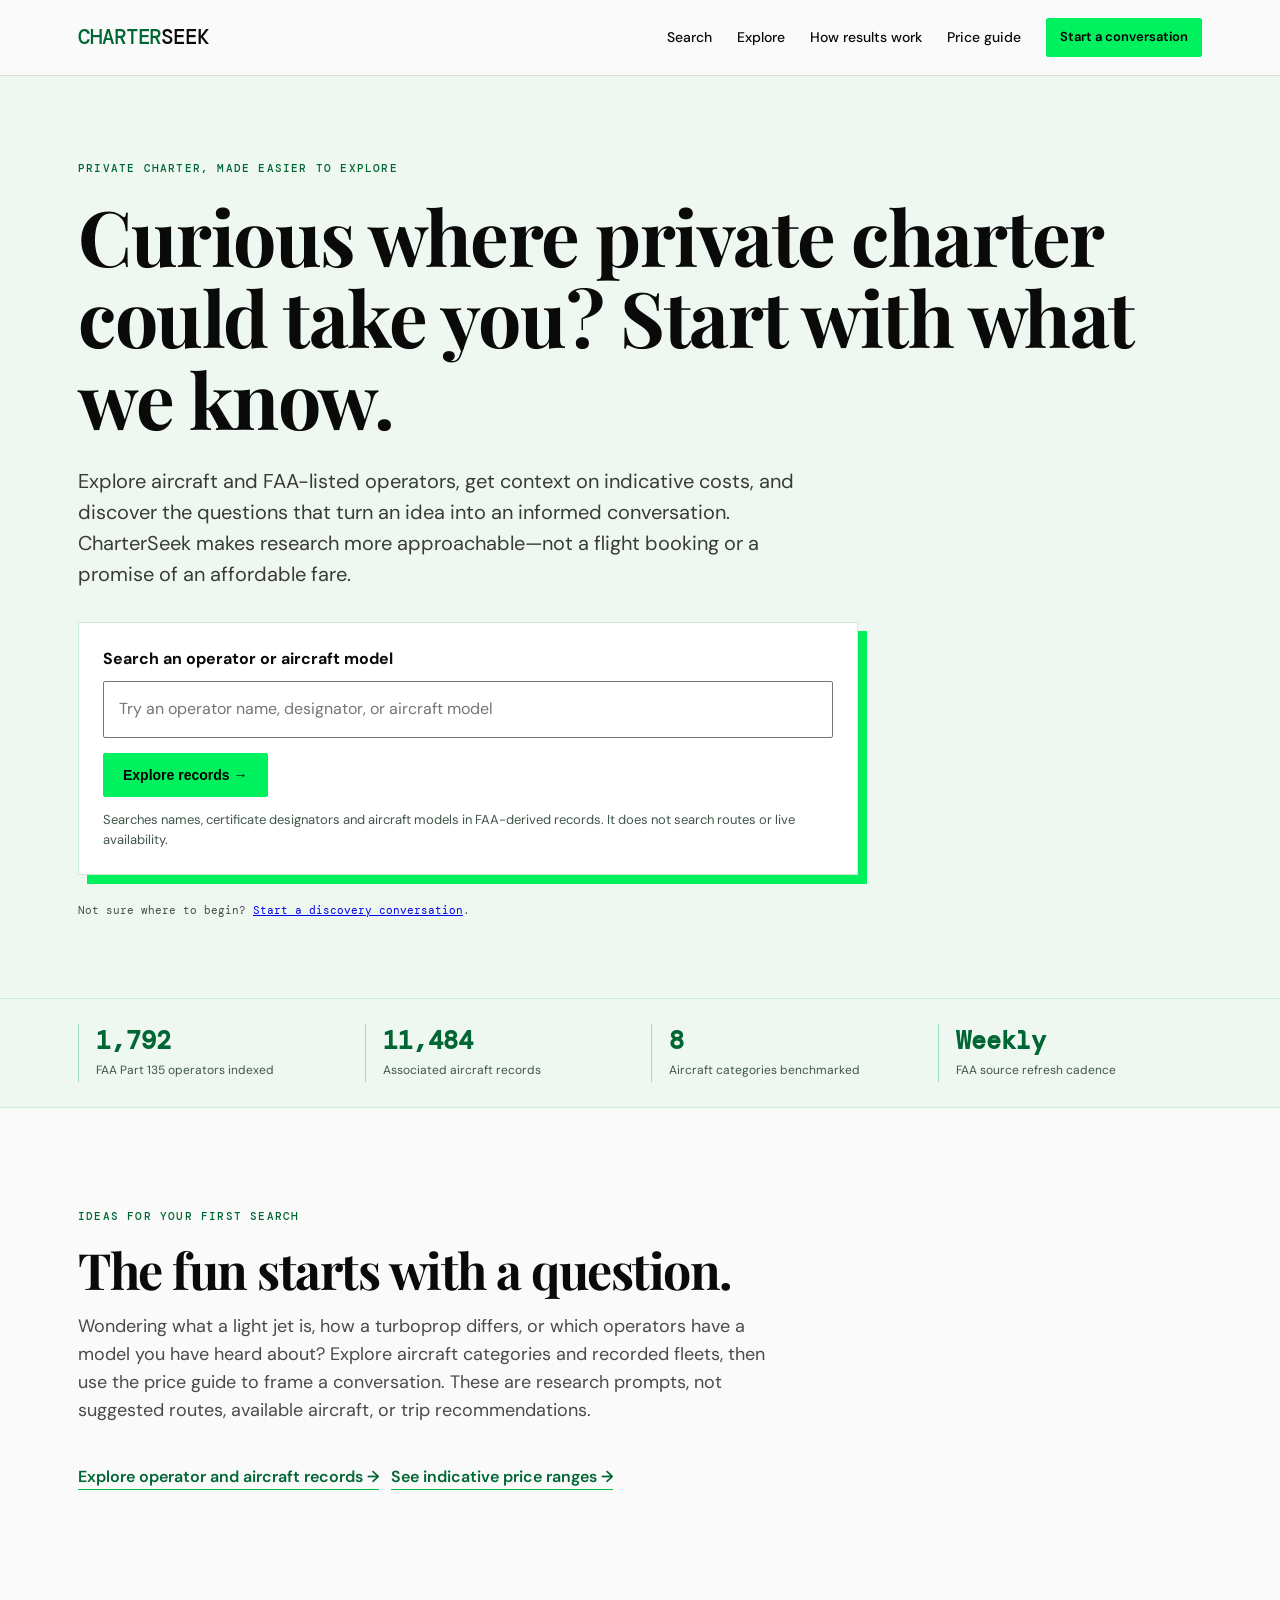
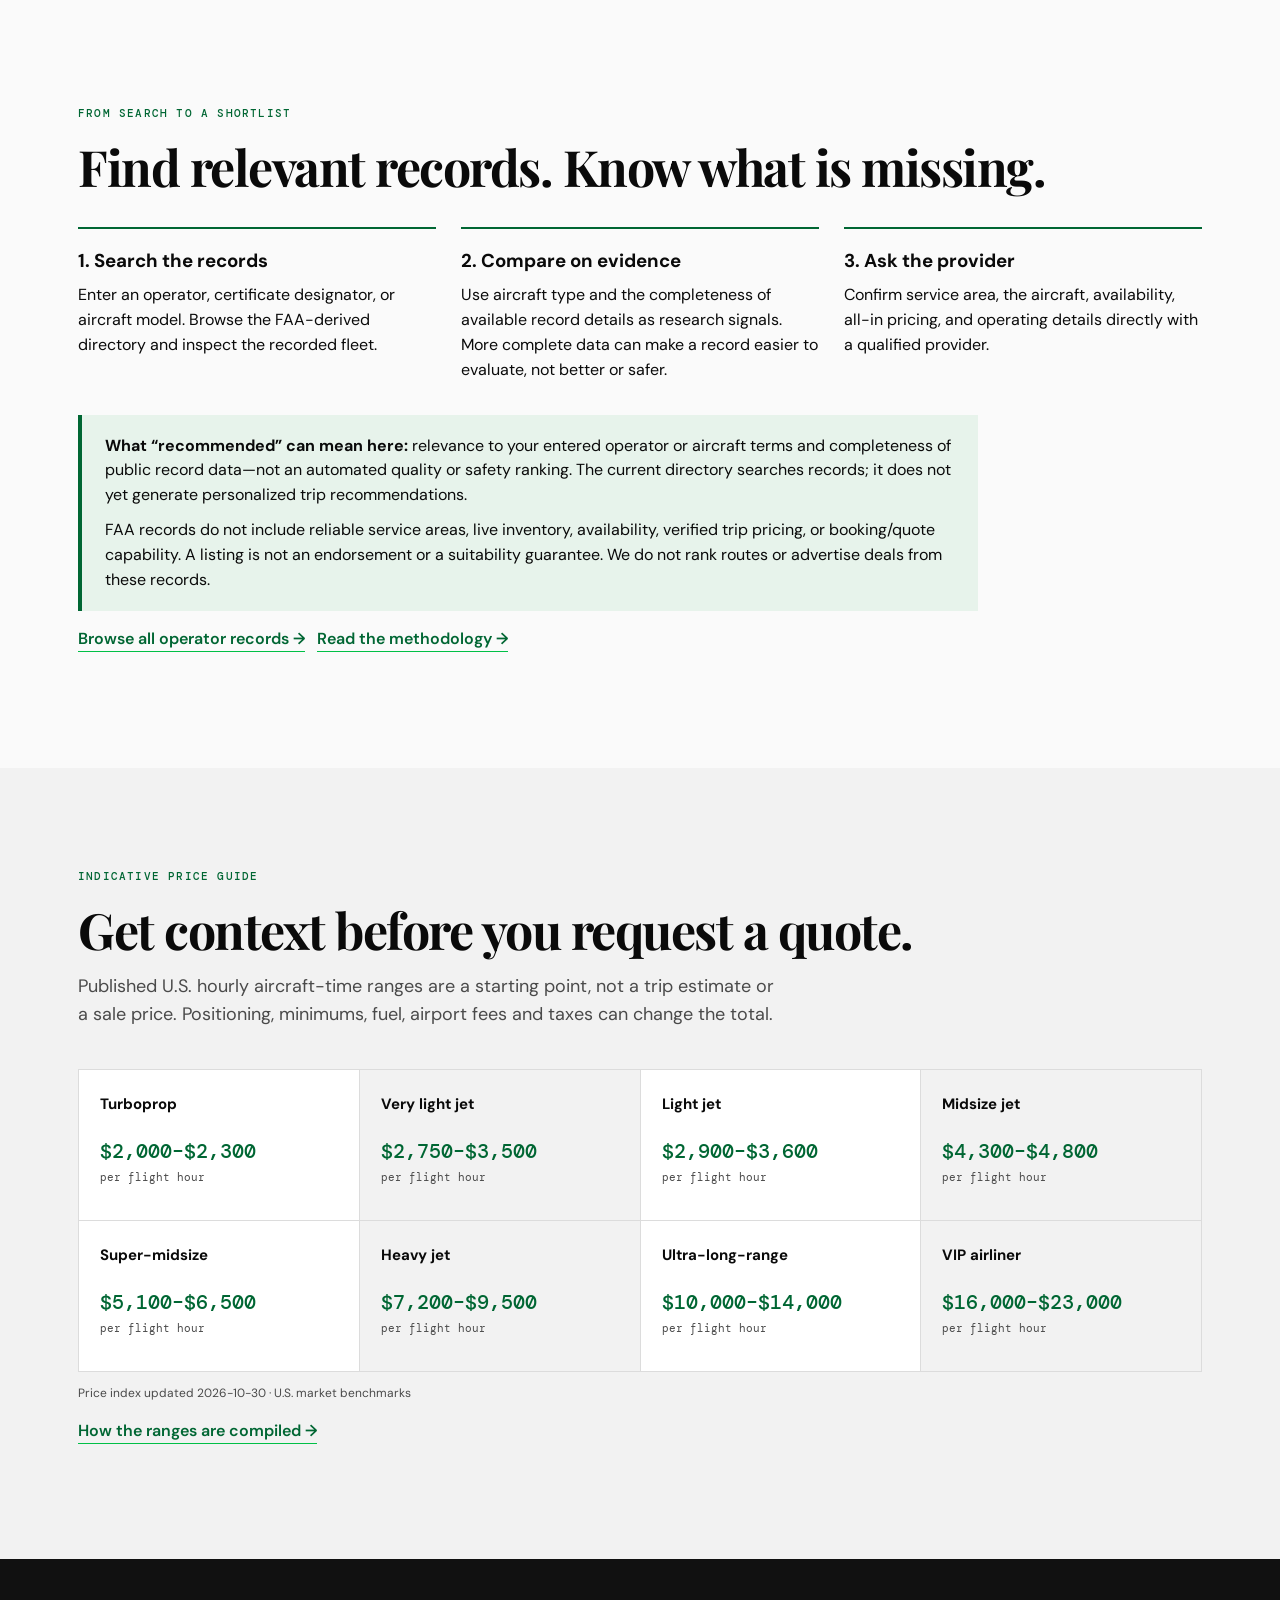
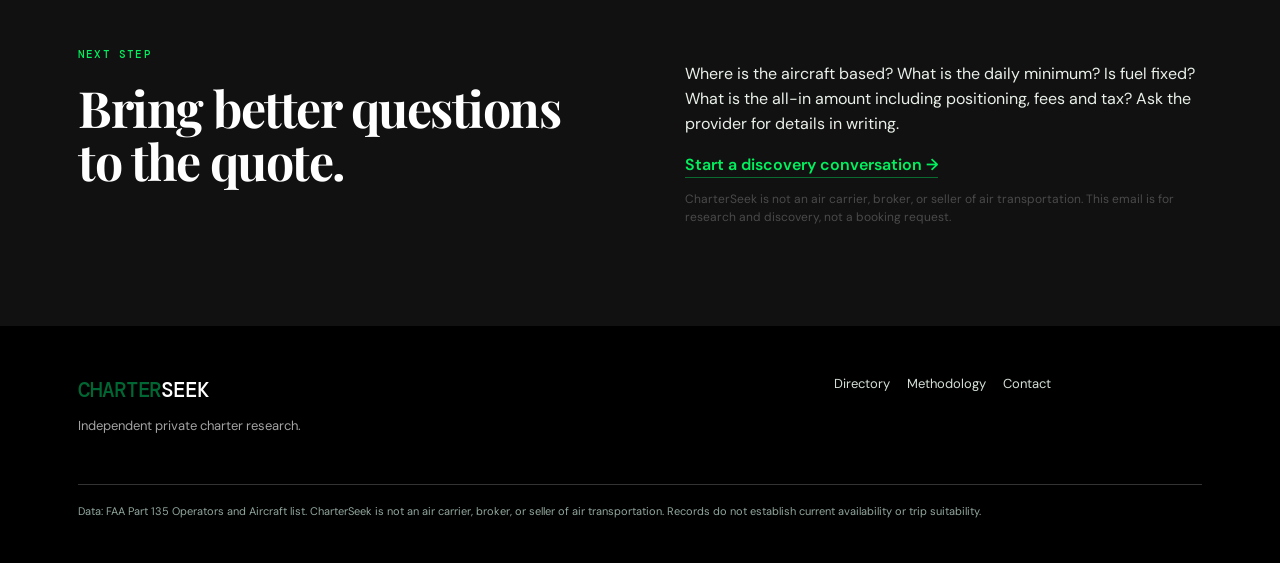
<file: index.html>
<!doctype html>
<html lang="en"><head><meta charset="utf-8"><meta name="viewport" content="width=device-width,initial-scale=1"><meta name="description" content="Explore private charter aircraft and FAA operator records, indicative pricing, and practical inspiration for a more informed search."><meta name="robots" content="index,follow"><link rel="canonical" href="https://charterseek.com/"><meta property="og:title" content="CharterSeek | Explore private charter with confidence"><meta property="og:description" content="Discover aircraft and operators, explore price context, and learn what to ask before requesting a quote."><meta property="og:type" content="website"><meta property="og:url" content="https://charterseek.com/"><meta property="og:image" content="https://charterseek.com/og-image.svg"><title>CharterSeek | Explore private charter with confidence</title><link rel="icon" type="image/svg+xml" href="/favicon.svg"><link rel="apple-touch-icon" href="/favicon.svg"><link rel="stylesheet" href="/css/styles.css"><style>.search-hero{padding:84px 0 70px;background:#eef8f1}.search-hero .lede{max-width:760px}.search-panel{max-width:780px;background:#fff;border:1px solid #cdeadb;padding:24px;margin-top:32px;box-shadow:9px 9px 0 #00f15e}.search-panel label{display:block;font-weight:700;margin-bottom:9px}.search-panel input{width:100%;padding:15px;border:1px solid #777;font:inherit;border-radius:2px}.search-panel .button{margin-top:15px;cursor:pointer}.search-panel p{font-size:13px;color:#3f5548;margin-bottom:0}.steps{display:grid;grid-template-columns:repeat(3,1fr);gap:25px;margin-top:34px}.steps article{border-top:2px solid #063;padding-top:17px}.steps h3{margin:0 0 8px}.steps p{margin:0}.notice{background:#e7f3eb;border-left:4px solid #063;padding:19px 23px;margin-top:32px;max-width:900px}.notice p{margin:0}.notice p+p{margin-top:10px}.directory-toolbar input:focus-visible,.search-panel input:focus-visible,a:focus-visible,button:focus-visible{outline:3px solid #063;outline-offset:3px}.dark-band a:focus-visible,.cta a:focus-visible,footer a:focus-visible{outline-color:#00f15e}.sr-only:focus{position:static;width:auto;height:auto;clip:auto}@media(max-width:760px){.search-hero{padding:55px 0}.steps{grid-template-columns:1fr}.search-panel{box-shadow:5px 5px 0 #00f15e}.hero-actions{flex-wrap:wrap}}@media(prefers-reduced-motion:reduce){html{scroll-behavior:auto}}</style><script type="application/ld+json">{"@context":"https://schema.org","@type":"WebSite","name":"CharterSeek","url":"https://charterseek.com/","description":"Explore FAA Part 135 operator and aircraft records and indicative charter pricing."}</script></head>
<body><a class="sr-only" href="#main">Skip to content</a><header class="site-header"><div class="wrap nav"><a class="brand" href="/"><span>CHARTER</span>SEEK</a><nav aria-label="Main navigation"><a href="#search">Search</a><a href="#explore">Explore</a><a href="#recommendations">How results work</a><a href="#pricing">Price guide</a><a class="button small" href="mailto:hello@charterseek.com?subject=CharterSeek%20discovery">Start a conversation</a></nav></div></header><main id="main"><section class="search-hero" id="search"><div class="wrap"><p class="eyebrow">PRIVATE CHARTER, MADE EASIER TO EXPLORE</p><h1>Curious where private charter could take you? Start with what we know.</h1><p class="lede">Explore aircraft and FAA-listed operators, get context on indicative costs, and discover the questions that turn an idea into an informed conversation. CharterSeek makes research more approachable—not a flight booking or a promise of an affordable fare.</p><form class="search-panel" action="/operators/" method="get" role="search"><label for="home-search">Search an operator or aircraft model</label><input id="home-search" name="q" type="search" placeholder="Try an operator name, designator, or aircraft model" autocomplete="off"><button class="button" type="submit">Explore records →</button><p>Searches names, certificate designators and aircraft models in FAA-derived records. It does not search routes or live availability.</p></form><p class="updated">Not sure where to begin? <a href="mailto:hello@charterseek.com?subject=CharterSeek%20discovery">Start a discovery conversation</a>.</p></div></section><section class="proof"><div class="wrap proof-grid"><div><strong>1,792</strong><span>FAA Part 135 operators indexed</span></div><div><strong>11,484</strong><span>Associated aircraft records</span></div><div><strong>8</strong><span>Aircraft categories benchmarked</span></div><div><strong>Weekly</strong><span>FAA source refresh cadence</span></div></div></section><section class="section wrap" id="explore"><p class="eyebrow">IDEAS FOR YOUR FIRST SEARCH</p><h2>The fun starts with a question.</h2><p class="section-intro">Wondering what a light jet is, how a turboprop differs, or which operators have a model you have heard about? Explore aircraft categories and recorded fleets, then use the price guide to frame a conversation. These are research prompts, not suggested routes, available aircraft, or trip recommendations.</p><p><a class="text-link" href="/operators/">Explore operator and aircraft records →</a> &nbsp; <a class="text-link" href="#pricing">See indicative price ranges →</a></p></section><section class="section wrap" id="recommendations"><p class="eyebrow">FROM SEARCH TO A SHORTLIST</p><h2>Find relevant records. Know what is missing.</h2><div class="steps"><article><h3>1. Search the records</h3><p>Enter an operator, certificate designator, or aircraft model. Browse the FAA-derived directory and inspect the recorded fleet.</p></article><article><h3>2. Compare on evidence</h3><p>Use aircraft type and the completeness of available record details as research signals. More complete data can make a record easier to evaluate, not better or safer.</p></article><article><h3>3. Ask the provider</h3><p>Confirm service area, the aircraft, availability, all-in pricing, and operating details directly with a qualified provider.</p></article></div><div class="notice"><p><strong>What “recommended” can mean here:</strong> relevance to your entered operator or aircraft terms and completeness of public record data—not an automated quality or safety ranking. The current directory searches records; it does not yet generate personalized trip recommendations.</p><p>FAA records do not include reliable service areas, live inventory, availability, verified trip pricing, or booking/quote capability. A listing is not an endorsement or a suitability guarantee. We do not rank routes or advertise deals from these records.</p></div><p><a class="text-link" href="/operators/">Browse all operator records →</a> &nbsp; <a class="text-link" href="/methodology.html">Read the methodology →</a></p></section><section class="section warm" id="pricing"><div class="wrap"><p class="eyebrow">INDICATIVE PRICE GUIDE</p><h2>Get context before you request a quote.</h2><p class="section-intro">Published U.S. hourly aircraft-time ranges are a starting point, not a trip estimate or a sale price. Positioning, minimums, fuel, airport fees and taxes can change the total.</p><div class="pricing-grid" id="pricing-grid"></div><p class="method-note" id="price-index-updated">Price index · U.S. market benchmarks</p><p><a class="text-link" href="/methodology.html">How the ranges are compiled →</a></p></div></section><section class="dark-band" id="quote-checklist"><div class="wrap split"><div><p class="eyebrow light">NEXT STEP</p><h2>Bring better questions to the quote.</h2></div><div><p>Where is the aircraft based? What is the daily minimum? Is fuel fixed? What is the all-in amount including positioning, fees and tax? Ask the provider for details in writing.</p><a class="text-link light-link" href="mailto:hello@charterseek.com?subject=CharterSeek%20discovery">Start a discovery conversation →</a><p class="method-note">CharterSeek is not an air carrier, broker, or seller of air transportation. This email is for research and discovery, not a booking request.</p></div></div></section></main><footer><div class="wrap footer-grid"><div><a class="brand footer-brand" href="/"><span>CHARTER</span>SEEK</a><p>Independent private charter research.</p></div><div><a href="/operators/">Directory</a><a href="/methodology.html">Methodology</a><a href="mailto:hello@charterseek.com">Contact</a></div><p class="legal">Data: FAA Part 135 Operators and Aircraft list. CharterSeek is not an air carrier, broker, or seller of air transportation. Records do not establish current availability or trip suitability.</p></div></footer><script src="/js/app.js"></script></body></html>
</file>
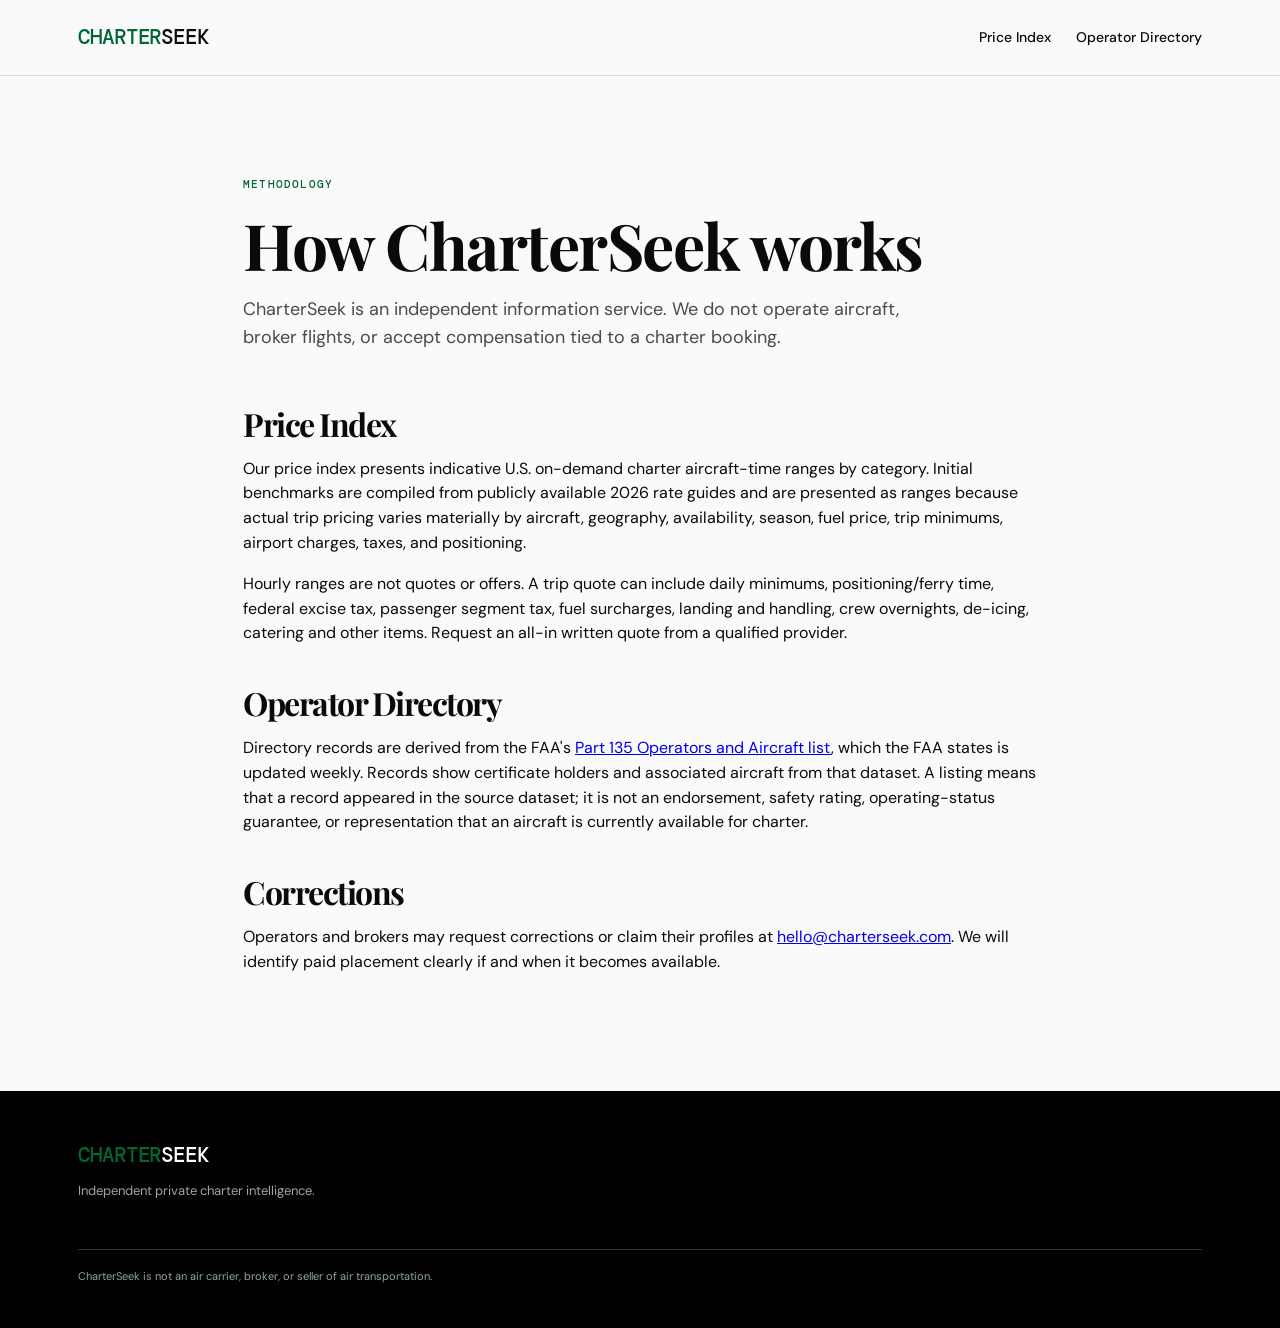
<file: methodology.html>
<!doctype html><html lang="en"><head><meta charset="utf-8"><meta name="viewport" content="width=device-width,initial-scale=1"><title>Methodology | CharterSeek</title><meta name="description" content="How CharterSeek compiles its private charter price index and FAA Part 135 directory."><link rel="canonical" href="https://charterseek.com/methodology.html"><link rel="stylesheet" href="/css/styles.css"></head><body><header class="site-header"><div class="wrap nav"><a class="brand" href="/"><span>CHARTER</span>SEEK</a><nav><a href="/#pricing">Price Index</a><a href="/#operators">Operator Directory</a></nav></div></header><main class="section"><article class="wrap" style="max-width:850px"><p class="eyebrow">METHODOLOGY</p><h1 style="font-size:clamp(42px,5vw,64px)">How CharterSeek works</h1><p class="section-intro">CharterSeek is an independent information service. We do not operate aircraft, broker flights, or accept compensation tied to a charter booking.</p><h2 style="font-size:32px;margin-top:55px">Price Index</h2><p>Our price index presents indicative U.S. on-demand charter aircraft-time ranges by category. Initial benchmarks are compiled from publicly available 2026 rate guides and are presented as ranges because actual trip pricing varies materially by aircraft, geography, availability, season, fuel price, trip minimums, airport charges, taxes, and positioning.</p><p>Hourly ranges are not quotes or offers. A trip quote can include daily minimums, positioning/ferry time, federal excise tax, passenger segment tax, fuel surcharges, landing and handling, crew overnights, de-icing, catering and other items. Request an all-in written quote from a qualified provider.</p><h2 style="font-size:32px;margin-top:40px">Operator Directory</h2><p>Directory records are derived from the FAA's <a href="https://www.faa.gov/about/officeorg/headquartersoffices/avs/faa-certificated-aircraft-operators-legal-part-135-holders">Part 135 Operators and Aircraft list</a>, which the FAA states is updated weekly. Records show certificate holders and associated aircraft from that dataset. A listing means that a record appeared in the source dataset; it is not an endorsement, safety rating, operating-status guarantee, or representation that an aircraft is currently available for charter.</p><h2 style="font-size:32px;margin-top:40px">Corrections</h2><p>Operators and brokers may request corrections or claim their profiles at <a href="mailto:hello@charterseek.com">hello@charterseek.com</a>. We will identify paid placement clearly if and when it becomes available.</p></article></main><footer><div class="wrap footer-grid"><div><a class="brand footer-brand" href="/"><span>CHARTER</span>SEEK</a><p>Independent private charter intelligence.</p></div><p class="legal">CharterSeek is not an air carrier, broker, or seller of air transportation.</p></div></footer></body></html>
</file>
<file: css/styles.css>
@import url('https://fonts.googleapis.com/css2?family=DM+Mono:wght@400;500&family=DM+Sans:wght@400;500;600;700&family=Playfair+Display:wght@600;700&display=swap');
:root{--ink:#0a0a0a;--forest:#111;--accent:#00f15e;--accent-deep:#063;--paper:#fafafa;--cream:#f2f2f2;--muted:#4a4a4a;--line:#dcdcdc}*{box-sizing:border-box}html{scroll-behavior:smooth}body{margin:0;background:var(--paper);color:var(--ink);font-family:'DM Sans',Arial,sans-serif;font-size:16px;line-height:1.55}.wrap{max-width:1180px;margin:auto;padding-left:28px;padding-right:28px}.site-header{background:var(--paper);border-bottom:1px solid var(--line);position:sticky;top:0;z-index:5}.nav{height:75px;display:flex;align-items:center;justify-content:space-between}.brand{font-family:'DM Mono',monospace;font-weight:500;letter-spacing:-1.1px;font-size:21px;text-decoration:none;color:var(--ink)}.brand span{color:var(--accent-deep)}nav{display:flex;align-items:center;gap:25px}nav a{font-size:14px;text-decoration:none;color:var(--ink);font-weight:500}.button{background:var(--accent);color:#000!important;border:1px solid var(--accent);border-radius:2px;padding:13px 19px;display:inline-block;text-decoration:none;font-size:14px;font-weight:600}.button.small{padding:8px 13px;font-size:13px}.hero{padding:92px 0 74px}.hero-grid{display:grid;grid-template-columns:1.25fr .75fr;gap:80px;align-items:center}.eyebrow{font-family:'DM Mono',monospace;color:var(--accent-deep);font-size:11px;letter-spacing:1.2px;font-weight:500;margin:0 0 18px}.light{color:var(--accent)}h1,h2{font-family:'Playfair Display',Georgia,serif;line-height:1.06;letter-spacing:-1.5px;margin:0;color:var(--ink)}h1{font-size:clamp(47px,6vw,78px)}h2{font-size:clamp(33px,4vw,50px)}.lede{max-width:630px;font-size:20px;color:#3a3a3a;margin:27px 0 29px}.hero-actions{display:flex;align-items:center;gap:23px}.text-link{font-weight:600;color:var(--accent-deep);text-decoration:none;border-bottom:1px solid #00c046;padding-bottom:2px}.updated{font:11px 'DM Mono',monospace;color:var(--muted);margin-top:28px}.quote-card{background:var(--forest);color:#fff;padding:31px 31px 24px;box-shadow:13px 13px 0 var(--accent)}.card-label{font:11px 'DM Mono',monospace;letter-spacing:1px;color:var(--accent)}.rate{border-top:1px solid rgba(255,255,255,.2);padding:15px 0 13px;display:grid;grid-template-columns:1fr auto}.rate strong{font-family:'DM Mono',monospace;font-size:15px}.rate small,.fine{font-size:10px;color:#9a9a9a;font-family:'DM Mono',monospace}.proof{background:#eef8f1;border-block:1px solid #cdeadb}.proof-grid{display:grid;grid-template-columns:repeat(4,1fr);padding-block:25px;gap:22px}.proof-grid div{border-left:1px solid #9fdcb8;padding-left:17px}.proof-grid strong{display:block;font:600 25px 'DM Mono',monospace;color:#063}.proof-grid span,.operator-detail{font-size:12px;color:#3f5548}.section{padding-block:100px}.section-intro{color:#4a4a4a;font-size:18px;max-width:700px;margin:17px 0 40px}.pricing-grid{display:grid;grid-template-columns:repeat(4,1fr);border-top:1px solid var(--line);border-left:1px solid var(--line)}.price-item{background:#fff;padding:23px 21px;border-right:1px solid var(--line);border-bottom:1px solid var(--line);min-height:151px}.price-item:nth-child(even),.warm{background:var(--cream)}.price-item h3{font-size:15px;margin:0 0 22px}.price-item strong{font:500 20px 'DM Mono',monospace;color:#063;display:block}.price-item span{font:11px 'DM Mono',monospace;color:var(--muted)}.method-note,.directory-note{font-size:12px;color:var(--muted)}.dark-band,.cta{background:var(--forest);color:#e9f0e9;padding:87px 0}.dark-band h2,.cta h2{color:#fff}.split{display:grid;grid-template-columns:1fr 1fr;gap:90px}.light-link{color:var(--accent);border-color:rgba(0,241,94,.4)}.directory-toolbar{display:flex;justify-content:space-between;gap:20px;align-items:center;margin:34px 0 12px}.directory-toolbar input{width:min(600px,100%);background:#fff;border:1px solid #c4c4c4;padding:15px 16px}.operator-list{border-top:1px solid var(--line)}.operator{display:grid;grid-template-columns:2.4fr 1fr .8fr .5fr;gap:18px;align-items:center;padding:15px 13px;border-bottom:1px solid var(--line);font-size:14px}.operator:hover{background:#eef8f1}.operator-name{font-weight:600}.checklist{list-style:none;counter-reset:list;display:grid;grid-template-columns:repeat(2,1fr);gap:0 55px;margin:36px 0 0;padding:0}.checklist li{counter-increment:list;position:relative;padding:20px 0 20px 47px;border-top:1px solid #d0d0d0}.checklist li:before{content:'0' counter(list);position:absolute;left:0;top:19px;font:500 16px 'DM Mono',monospace;color:var(--accent-deep)}.checklist strong,.checklist span{display:block}.cta{padding:91px 0}.inverse{background:var(--accent);color:#000!important}footer{padding:48px 0 33px;background:#000;color:#a3a3a3}footer .brand{color:#fff}.footer-grid{display:grid;grid-template-columns:2fr 1fr;gap:20px}.footer-grid p{font-size:13px;margin:10px 0}.footer-grid div:nth-child(2){display:flex;gap:17px}.footer-grid div:nth-child(2) a{color:#d4e0d7;text-decoration:none;font-size:13px}.legal{grid-column:1/-1;border-top:1px solid #333;margin-top:18px!important;padding-top:18px;color:#91a79d;font-size:11px!important}.sr-only{position:absolute;width:1px;height:1px;overflow:hidden;clip:rect(0,0,0,0)}@media(max-width:760px){.nav{height:63px}.nav nav a:not(.button){display:none}.hero{padding:64px 0}.hero-grid,.split{grid-template-columns:1fr;gap:40px}.proof-grid,.pricing-grid{grid-template-columns:repeat(2,1fr)}.section{padding-block:68px}.checklist{grid-template-columns:1fr}.directory-toolbar{align-items:stretch;flex-direction:column}.operator{grid-template-columns:1.7fr 1fr}.operator .fleet{display:none}.footer-grid{grid-template-columns:1fr}}
</file>
